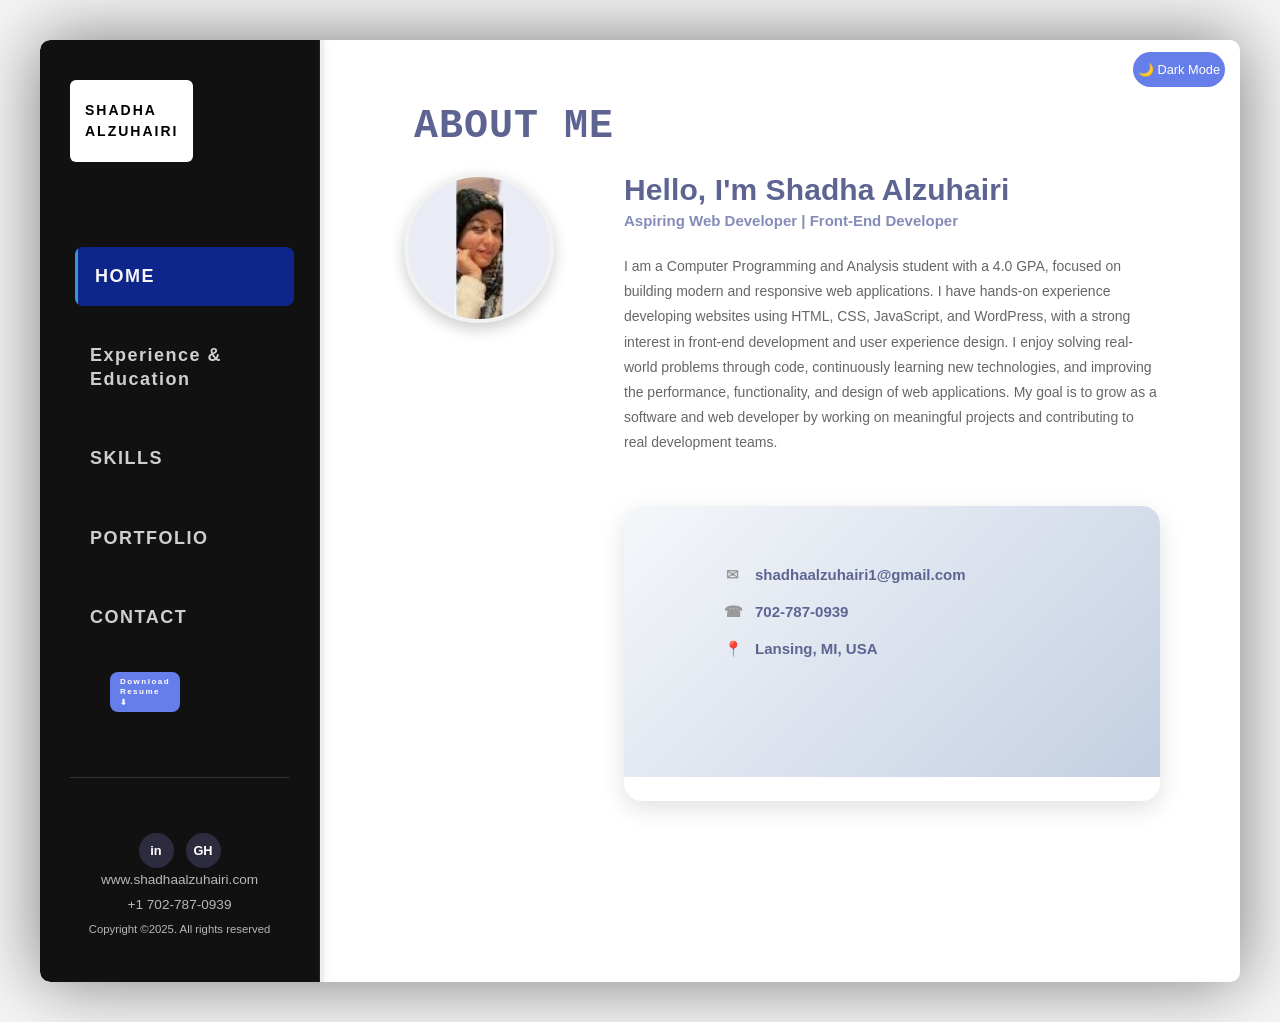
<file: my-resume-main/index.html>
<!DOCTYPE html>
<html lang="en">

<head>
    <meta charset="UTF-8">
    <meta name="viewport" content="width=device-width, initial-scale=1.0">
    <title>Shadha Alzuhairi | Portfolio</title>
    <link rel="stylesheet" href="style.css">
    
</head>

<body>
    
   
    <div class="container">
        <div class="sidebar">
            <div class="logo">
                SHADHA<br>ALZUHAIRI
            </div>

            <nav class="nav">
                <a class="nav-item active" href="index.html">HOME</a>
                <a class="nav-item" href="about.html">Experience & <br>Education</a>
                <a class="nav-item" href="skills.html">SKILLS</a>
                <a class="nav-item" href="portfolio.html">PORTFOLIO</a>
                <a class="nav-item" href="contact.html">CONTACT</a>
                <a href="resume/Shadha Alzuhairi.pdf" download class="nav-item download-resume" id="downloadResume">Download Resume ⬇</a>
                <div id="downloadMessage" class="success-message"></div>
 
            </nav>
              

            <div class="footer">
                <div class="social">
                    <a href="https://www.linkedin.com/in/shadha-alzuhairi-a37467378/" target="_blank" class="social-icon">in</a>
                   <a href="https://github.com/shadha733" target="_blank" class="social-icon">GH</a>
                </div>
                <div class="footer-info">
                    www.shadhaalzuhairi.com<br> +1 702-787-0939<br>
                    <small>Copyright ©2025. All rights reserved</small>
                </div>
            </div>
        </div>

        <div class="main">
            
            <button id="toggleMode" class="dark-toggle">🌙</button>
            <button class="menu-toggle">☰</button>
          
            
            <div class="section-title1">about me</div>

            <div class="profile">
                <div class="photo"><img src="img/img-removebg-preview.png" alt="Me" class="circle-img"></div>

                <div class="info">
                    
                    <h1 class="name">Hello, I'm Shadha Alzuhairi</h1>
                    <div class="position">Aspiring Web Developer | Front-End Developer</div>

                    <p class="description">
                        I am a Computer Programming and Analysis student with a 4.0 GPA, focused on building modern and responsive web applications. I have hands-on experience developing websites using HTML, CSS, JavaScript, and WordPress, with a strong interest in front-end development and user experience design. I enjoy solving real-world problems through code, continuously learning new technologies, and improving the performance, functionality, and design of web applications. My goal is to grow as a software and web developer by working on meaningful projects and contributing to real development teams.
                    <div class="card">
                        <div class="contact">
                            <div class="contact-item">
                                <span class="icon">✉</span>
                                <span>shadhaalzuhairi1@gmail.com</span>
                            </div>
                            <div class="contact-item">
                                <span class="icon">☎</span>
                                <span>702-787-0939</span>
                            </div>
                            <div class="contact-item">
                                <span class="icon">📍</span>
                                <span>Lansing, MI, USA</span>
                            </div>
                        </div>

                        

                    </div>
                </div>
            </div>
        </div>
    </div>
    <script src="https://code.jquery.com/jquery-3.7.1.min.js"></script>
     <script src="script.js"></script>
     
</body>

</html>
</file>
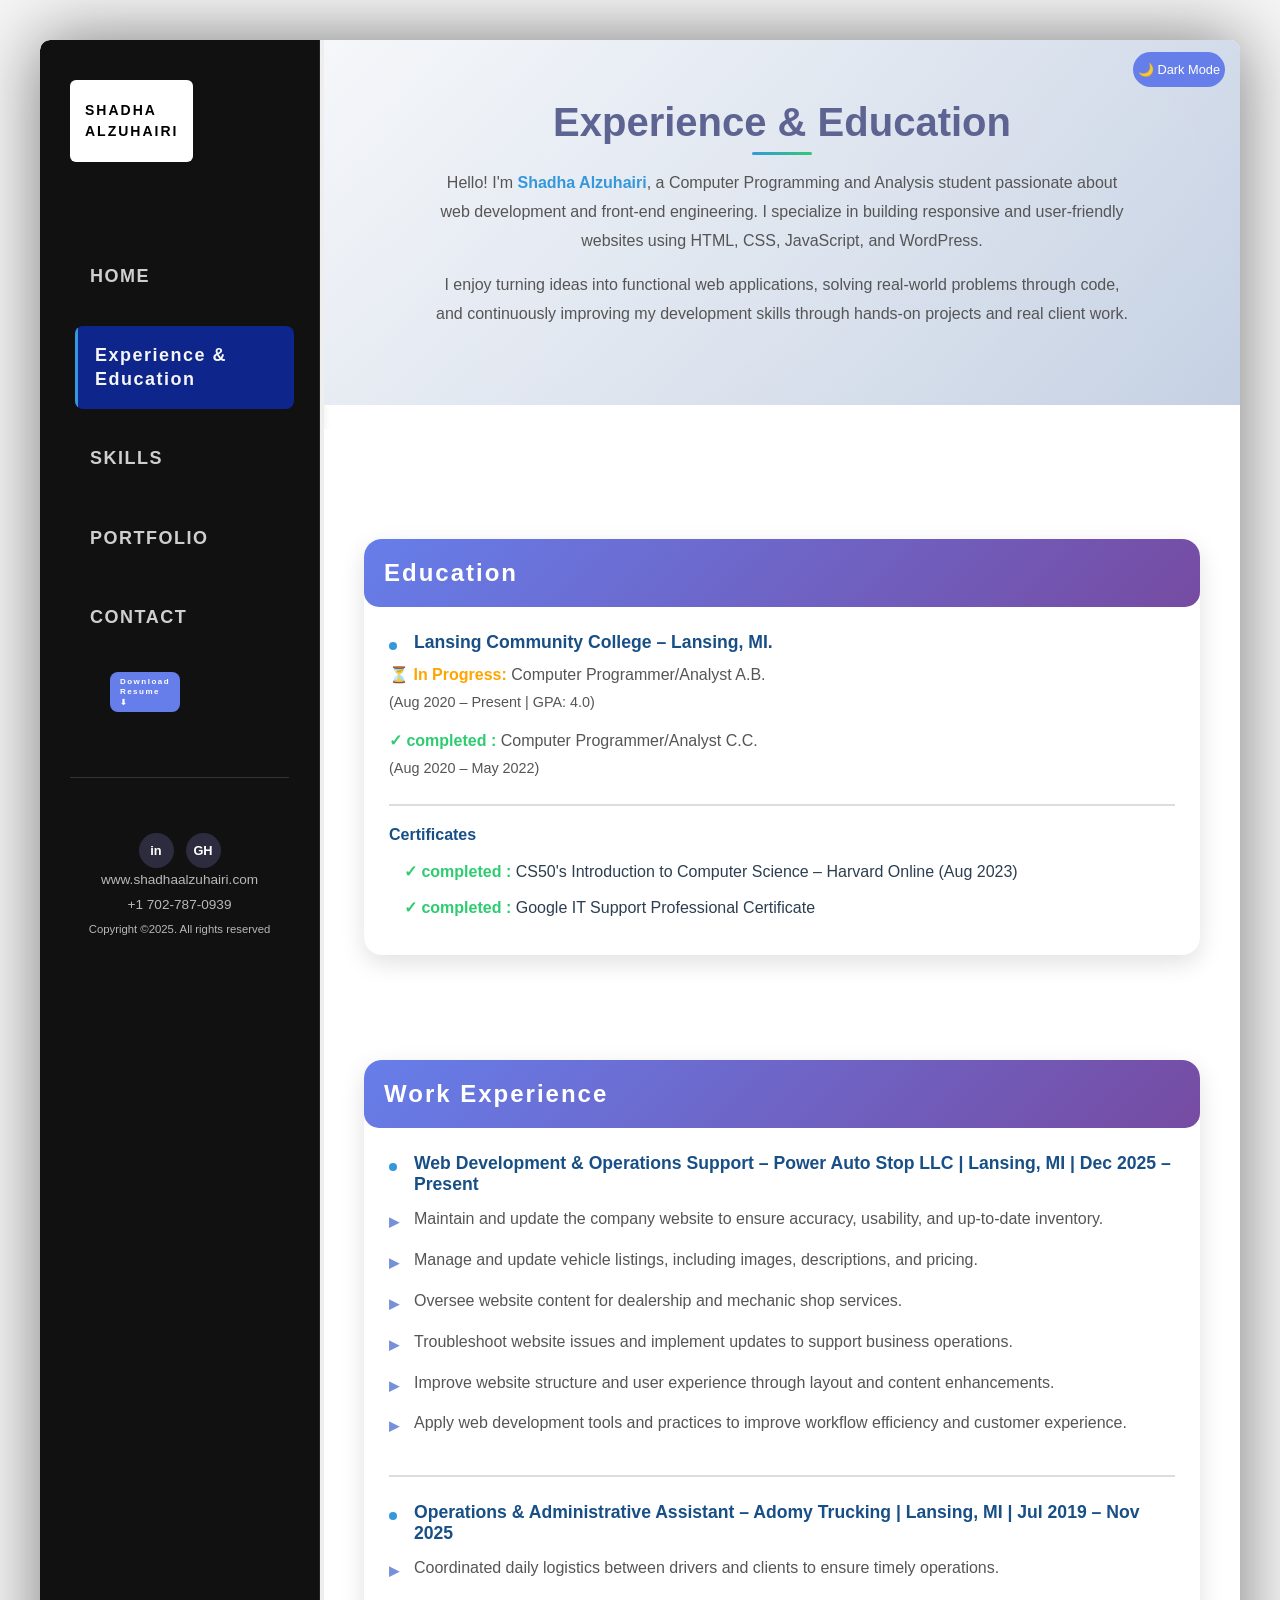
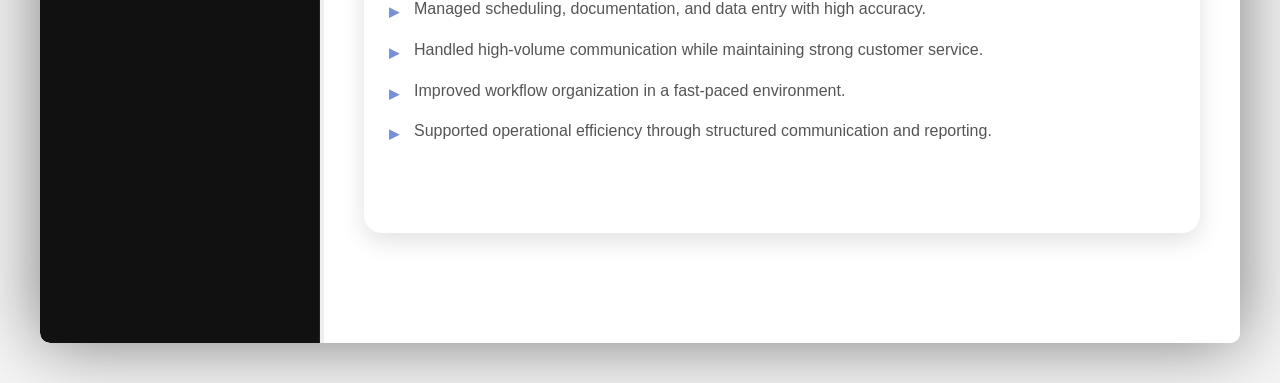
<file: my-resume-main/about.html>
<!DOCTYPE html>
<html lang="en">

<head>
    <meta charset="UTF-8">
    <meta name="viewport" content="width=device-width, initial-scale=1.0">
    <title>
        Experience &<br> Education
    </title>
    <link rel="stylesheet" href="style.css">
    
</head>

<body>
    
    <div class="container">
        <div class="sidebar">
            <div class="logo">
                SHADHA<br>ALZUHAIRI
            </div>

            <nav class="nav">
                <a class="nav-item" href="index.html">HOME</a>
                <a class="nav-item active" href="about.html">Experience &<br> Education</a>
                <a class="nav-item" href="skills.html">SKILLS</a>
                <a class="nav-item" href="portfolio.html">PORTFOLIO</a>
                <a class="nav-item" href="contact.html">CONTACT</a>
                <a href="resume/Shadha Alzuhairi.pdf" download class="nav-item download-resume" id="downloadResume">Download Resume ⬇</a>
                <div id="downloadMessage" class="success-message"></div>
            </nav>
             

                 <div class="footer">
                <div class="social">
                    <a href="https://www.linkedin.com/in/shadha-alzuhairi-a37467378/" target="_blank" class="social-icon">in</a>
                   <a href="https://github.com/shadha733" target="_blank" class="social-icon">GH</a>
                </div>
                <div class="footer-info">
                    www.shadhaalzuhairi.com<br> +1 702-787-0939<br>
                    <small>Copyright ©2025. All rights reserved</small>
                </div>
            </div>
        </div>

        <main>
            <button id="toggleMode" class="dark-toggle">🌙</button>
            <button class="menu-toggle">☰</button>
            <section class="about">
                <h2 class="section-title">Experience & Education</h2>
                <p class="intro-text">Hello! I'm <span class="highlight-name">Shadha Alzuhairi</span>, a Computer Programming and Analysis student passionate about web development and front-end engineering.
        I specialize in building responsive and user-friendly websites using HTML, CSS, JavaScript, and WordPress.</p>
                <p class="intro-text">I enjoy turning ideas into functional web applications, solving real-world problems through code, and continuously improving my development skills through hands-on projects and real client work.</p>
            </section>

            <section class="about-details">

                <!-- EDUCATION CARD -->
                <div class="card education">
                    <div class="header">
                        <h3>Education</h3>
                    </div>
                    <div class="card-content">
                        <div class="timeline-item">
                            <h4>Lansing Community College – Lansing, MI.</h4>
                        </div>
                         <p class="degree current-degree">Computer Programmer/Analyst A.B.</p>
                        <p class="date">(Aug 2020 – Present | GPA: 4.0)</p>

                        <p class="degree finished-degree">Computer Programmer/Analyst C.C.</p>
                        <p class="date">(Aug 2020 – May 2022)</p>

                       

                        <div class="certificates">
                            <h4>Certificates</h4>
                            <p>CS50's Introduction to Computer Science – Harvard Online  (Aug 2023)</p>
                            <p>Google IT Support Professional Certificate</p>
                        </div>
                    </div>
                </div>

                <!-- EXPERIENCE CARD -->
                <div class="card experience">
                    <div class="header">
                        <h3>Work Experience</h3>
                    </div>

                    <div class="card-content">
                        
                        <div class="job">
                        <div class="timeline-item">
                            <h4>Web Development & Operations Support – Power Auto Stop LLC | Lansing, MI | Dec 2025 – Present</h4>
                        </div>

                        <div class="list">
                            <ul >
                                <li>Maintain and update the company website to ensure accuracy, usability, and up-to-date inventory.</li>
                                <li>Manage and update vehicle listings, including images, descriptions, and pricing.</li>
                                <li>Oversee website content for dealership and mechanic shop services.</li>
                                <li>Troubleshoot website issues and implement updates to support business operations.</li>
                                <li>Improve website structure and user experience through layout and content enhancements.</li>
                                <li>Apply web development tools and practices to improve workflow efficiency and customer experience.</li>
                            </ul>
                        </div>
                        </div>
                        
                    
                        <div class="job">
                        <div class="timeline-item">
                            <h4>Operations & Administrative Assistant – Adomy Trucking | Lansing, MI | Jul 2019 – Nov 2025</h4>
                        </div>

                        <div class="list">
                            <ul >
                                <li>Coordinated daily logistics between drivers and clients to ensure timely operations.</li>
                                <li>Managed scheduling, documentation, and data entry with high accuracy.</li>
                                <li>Handled high-volume communication while maintaining strong customer service.</li>
                                <li>Improved workflow organization in a fast-paced environment.</li>
                                <li>Supported operational efficiency through structured communication and reporting.</li>
                            </ul>
                        </div>
                        </div>
                    </div>
                </div>

            </section>

        </main>
        <script src="https://code.jquery.com/jquery-3.7.1.min.js"></script>
        <script src="script.js"></script>
        

</body>

</html>
</file>
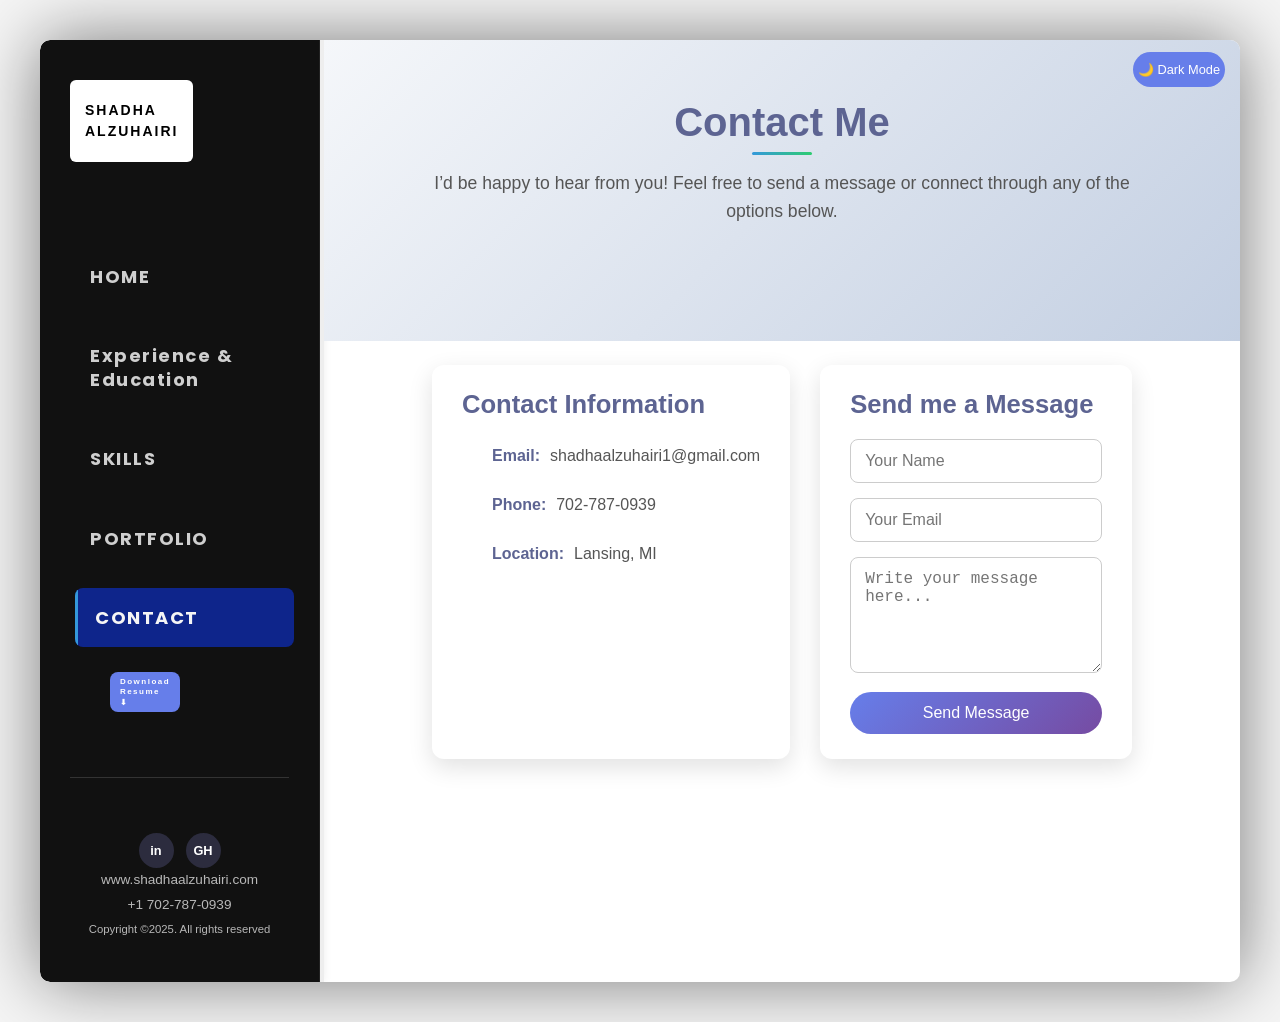
<file: my-resume-main/contact.html>
<!DOCTYPE html>
<html lang="en">

<head>
    <meta charset="UTF-8">
    <meta name="viewport" content="width=device-width, initial-scale=1.0">
    <title>Contact Me - Shadha Alzuhairi</title>
    <link href="https://fonts.googleapis.com/css2?family=Poppins:wght@400;600&display=swap" rel="stylesheet">
    <link rel="stylesheet" href="style.css">
    
</head>

<body>
    
    <div class="container">
        <div class="sidebar">
            <div class="logo">
               SHADHA<br>ALZUHAIRI
            </div>

            <nav class="nav">
                <a class="nav-item" href="index.html">HOME</a>
                <a class="nav-item" href="about.html">Experience & <br>Education</a>
                <a class="nav-item" href="skills.html">SKILLS</a>
                <a class="nav-item" href="portfolio.html">PORTFOLIO</a>
                <a class="nav-item active" href="contact.html">CONTACT</a>
               <a href="resume/Shadha Alzuhairi.pdf" download class="nav-item download-resume" id="downloadResume">Download Resume ⬇</a>
                <div id="downloadMessage" class="success-message"></div>
            </nav>
             

             <div class="footer">
                <div class="social">
                    <a href="https://www.linkedin.com/in/shadha-alzuhairi-a37467378/" target="_blank" class="social-icon">in</a>
                   <a href="https://github.com/shadha733" target="_blank" class="social-icon">GH</a>
                </div>
                <div class="footer-info">
                    www.shadhaalzuhairi.com<br> +1 702-787-0939<br>
                    <small>Copyright ©2025. All rights reserved</small>
                </div>
            </div>
        </div>

        <main >
            <button id="toggleMode" class="dark-toggle">🌙</button>
            <button class="menu-toggle">☰</button>

            <!-- CONTACT HEADER -->
            <section class="contact">
    <h2 class="section-title">Contact Me</h2>
    <p class="contact-subtitle">
        I’d be happy to hear from you! Feel free to send a message or connect through any of the options below.
    </p>
            </section>
    <div class="contact-section">
        <!-- Contact Info -->
        <div class="contact-info">
            <h3>Contact Information</h3>
            <p>
                <i class="fas fa-envelope"></i> <span>Email: </span>shadhaalzuhairi1@gmail.com</p>
            <p><i class="fas fa-phone"></i> <span>Phone: </span>702-787-0939</p>
            <p><i class="fas fa-map-marker-alt"></i> <span>Location: </span> Lansing, MI</p>
        </div>

        <!-- Contact Form -->
        <div class="contact-form">
            <h3>Send me a Message</h3>
            <form id="contactForm" action="https://formspree.io/f/mvzdzbky" method="POST">
                
                <input type="text" name="name" id="name" placeholder="Your Name" >
                <small class="error" id="nameError"></small>
                <input type="email" name="email" id="email" placeholder="Your Email">
                    <small class="error" id="emailError"></small>
                <textarea name="message" id="message" rows="5" placeholder="Write your message here..." ></textarea>
                    <small class="error" id="messageError"></small>
                <button type="submit">Send Message</button>
                 <div id="formSuccess" class="success-message"></div>

            </form>
        </div>
    </div>


        </main>
        <script src="https://code.jquery.com/jquery-3.7.1.min.js"></script>
         <script src="script.js"></script>
        

</body>

</html>
</file>
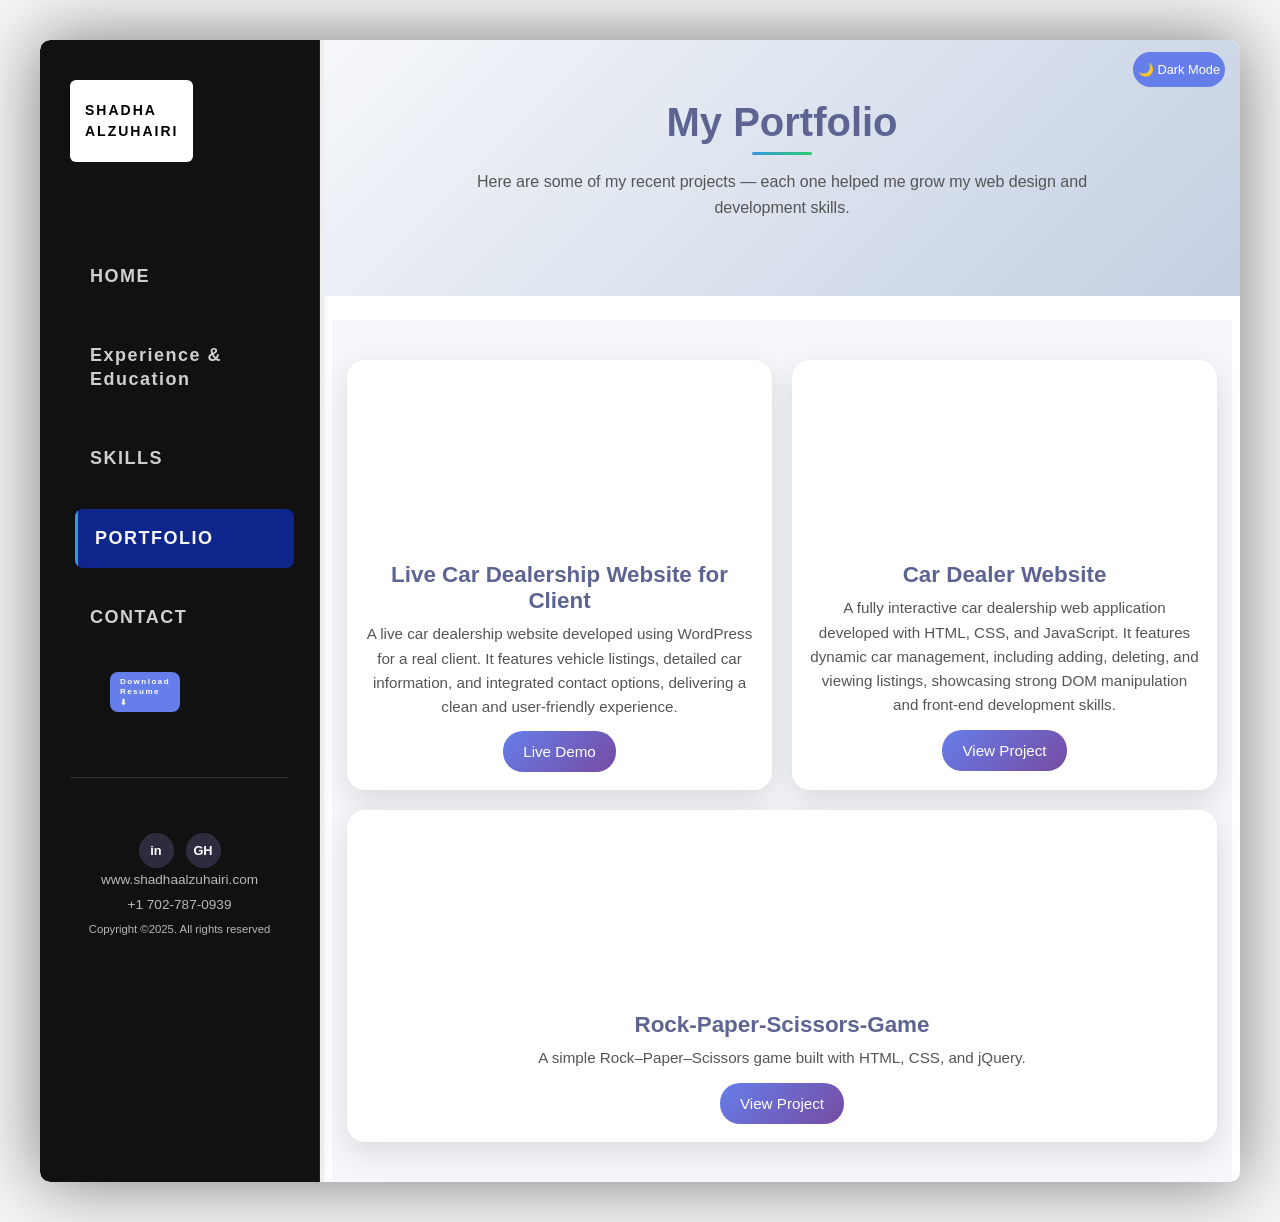
<file: my-resume-main/portfolio.html>
<!DOCTYPE html>
<html lang="en">

<head>
    <meta charset="UTF-8">
    <meta name="viewport" content="width=device-width, initial-scale=1.0">
    <title>Portfolio - Shadha Alzuhairi</title>
    <link rel="stylesheet" href="style.css">
    
</head>

<body>
    
    <div class="container">
        <div class="sidebar">
            <div class="logo">
               SHADHA<br>ALZUHAIRI
            </div>

            <nav class="nav">
                <a class="nav-item" href="index.html">HOME</a>
                <a class="nav-item" href="about.html">Experience & <br>Education</a>
                <a class="nav-item" href="skills.html">SKILLS</a>
                <a class="nav-item active" href="portfolio.html">PORTFOLIO</a>
                <a class="nav-item" href="contact.html">CONTACT</a>
               <a href="resume/Shadha Alzuhairi.pdf" download class="nav-item download-resume" id="downloadResume">Download Resume ⬇</a>
                <div id="downloadMessage" class="success-message"></div>
            </nav>
             
             <div class="footer">
                <div class="social">
                    <a href="https://www.linkedin.com/in/shadha-alzuhairi-a37467378/" target="_blank" class="social-icon">in</a>
                   <a href="https://github.com/shadha733" target="_blank" class="social-icon">GH</a>
                </div>
                <div class="footer-info">
                    www.shadhaalzuhairi.com<br> +1 702-787-0939<br>
                    <small>Copyright ©2025. All rights reserved</small>
                </div>
            </div>
        </div>

        <main>
            <button id="toggleMode" class="dark-toggle">🌙</button>
            <button class="menu-toggle">☰</button>

            <!-- PORTFOLIO HEADER -->
            <section class="portfolio">
                <h2 class="section-title">My Portfolio</h2>
                <p class="portfolio-subtitle">
                    Here are some of my recent projects — each one helped me grow my web design and development skills.
                </p>
            </section>

            
                <!-- PORTFOLIO GALLERY -->
                <section class="portfolio-gallery">

                    <div class="project">
                        <video class="project-video" muted loop playsinline autoplay>
                            <source src="video/wordpress.mp4" type="video/mp4">
</video>

                        <div class="project-content">
                            <h3>Live Car Dealership Website for Client</h3>
                            <p>A live car dealership website developed using WordPress for a real client. It features vehicle listings, detailed car information, and integrated contact options, delivering a clean and user-friendly experience.</p>
                            <a href="https://powerautostopllc.ct.ws/?i=1" class="project-btn" target="_blank">Live Demo</a>
                        </div>
                    </div>



                    <div class="project">
                        <video class="project-video" muted loop playsinline autoplay>
  <source src="video/carwebsite.mp4" type="video/mp4">
</video>

                        <div class="project-content">
                            <h3>Car Dealer Website</h3>
                            <p>A fully interactive car dealership web application developed with HTML, CSS, and JavaScript. It features dynamic car management, including adding, deleting, and viewing listings, showcasing strong DOM manipulation and front-end development skills.</p>
                            <a href="https://github.com/shadha733/Car-website" class="project-btn">View Project</a>
                        </div>
                    </div>


                    <div class="project">
                        <video class="project-video" muted loop playsinline autoplay>
  <source src="video/Rock–Paper–Scissors.mp4" type="video/mp4">
</video>
                        <div class="project-content">
                            <h3>Rock-Paper-Scissors-Game</h3>
                            <p>A simple Rock–Paper–Scissors game built with HTML, CSS, and jQuery.</p>
                            <a href="https://github.com/shadha733/Rock-Paper-Scissors-Game" class="project-btn">View Project</a>
                        </div>
                    </div>


                </section>
            


        </main>
        

<script src="https://code.jquery.com/jquery-3.7.1.min.js"></script>
 <script src="script.js"></script>
       

</body>

</html>
</file>
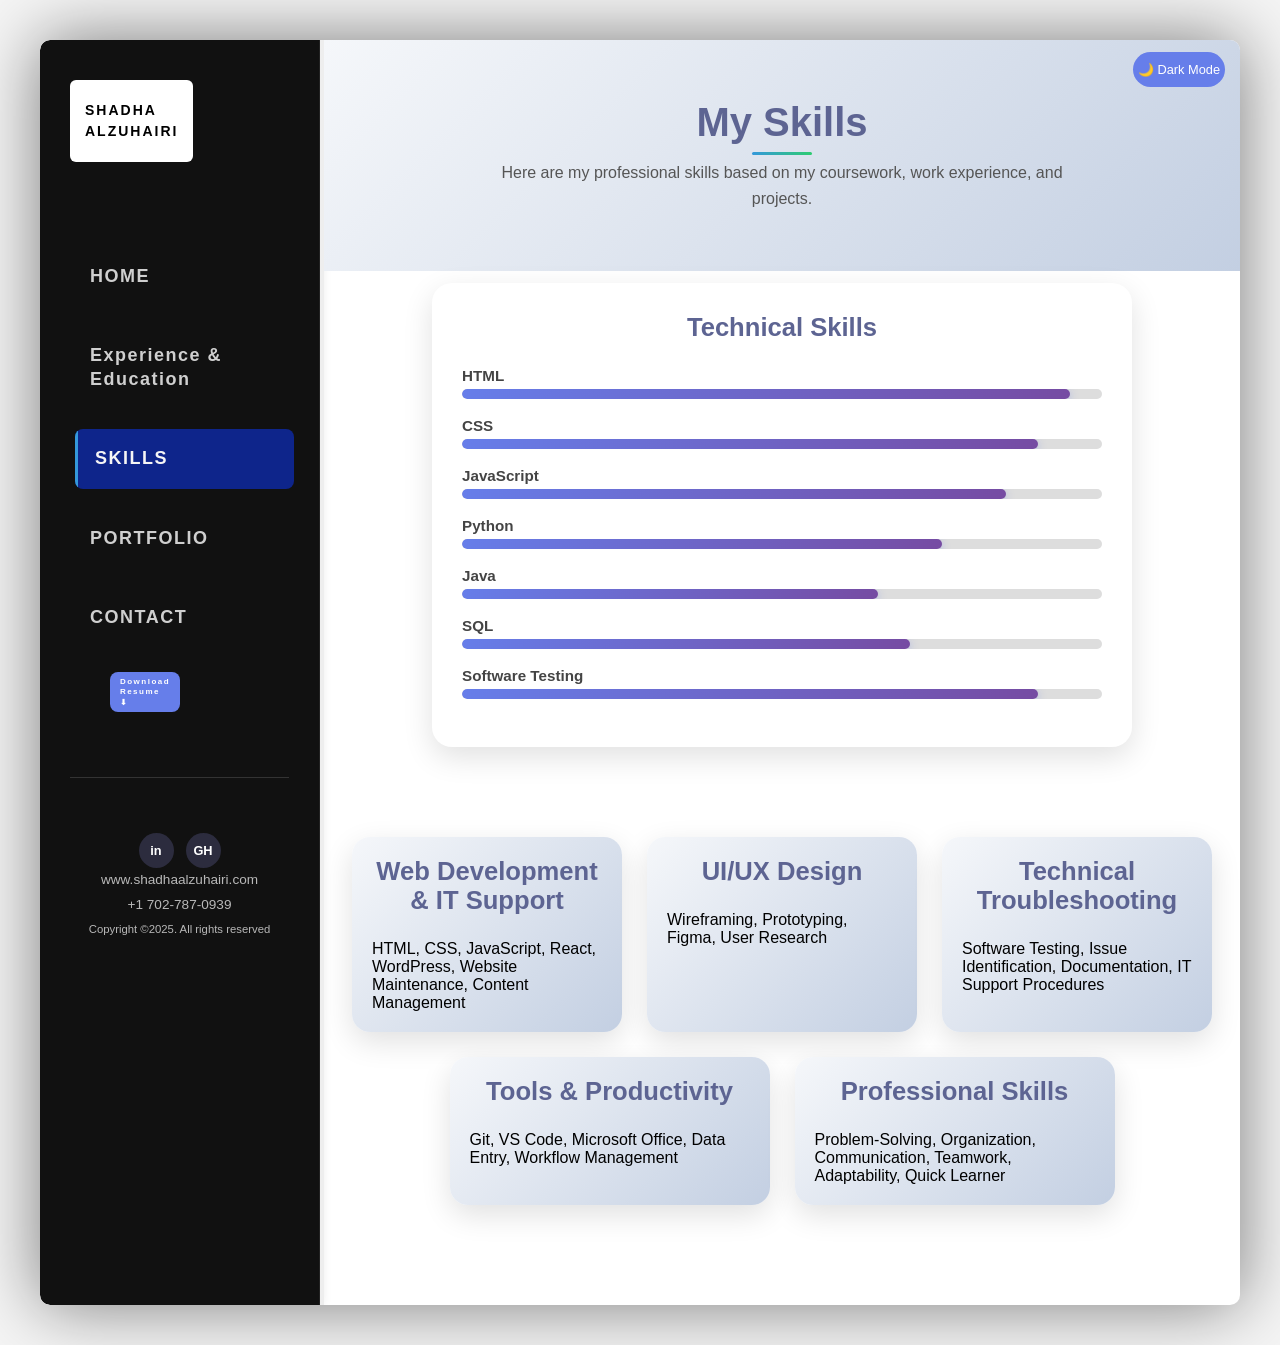
<file: my-resume-main/skills.html>
<!DOCTYPE html>
<html lang="en">
<head>
    <meta charset="UTF-8">
    <meta name="viewport" content="width=device-width, initial-scale=1.0">
    <title>Skills - Shadha Alzuhairi</title>
    <link rel="stylesheet" href="style.css">
    
</head>
<body>
    
    <div class="container">
        <!-- Sidebar -->
        <div class="sidebar">
            <div class="logo">SHADHA<br>ALZUHAIRI</div>
            <nav class="nav">
                <a class="nav-item" href="index.html">HOME</a>
                <a class="nav-item" href="about.html">Experience & <br>Education</a>
                <a class="nav-item active" href="skills.html">SKILLS</a>
                <a class="nav-item" href="portfolio.html">PORTFOLIO</a>
                <a class="nav-item" href="contact.html">CONTACT</a>
                <a href="resume/Shadha Alzuhairi.pdf" download class="nav-item download-resume" id="downloadResume">Download Resume ⬇</a>
                <div id="downloadMessage" class="success-message"></div>
            </nav>
              
             <div class="footer">
                <div class="social">
                    <a href="https://www.linkedin.com/in/shadha-alzuhairi-a37467378/" target="_blank" class="social-icon">in</a>
                   <a href="https://github.com/shadha733" target="_blank" class="social-icon">GH</a>
                </div>
                <div class="footer-info">
                    www.shadhaalzuhairi.com<br> +1 702-787-0939<br>
                    <small>Copyright ©2025. All rights reserved</small>
                </div>
            </div>
        </div>

        <!-- Main content -->
        <main >
            <button id="toggleMode" class="dark-toggle">🌙</button>
            <button class="menu-toggle">☰</button>
            
            <!-- Skills Header -->
<section class="skills-header">
    <h2 class="section-title">My Skills</h2>
    <p class="skills-subtitle">
        Here are my professional skills based on my coursework, work experience, and projects.
    </p>
</section>

<!-- 🔹 Technical Skills (FULL WIDTH) -->
<section class="technical-skills">
    <h3>Technical Skills</h3>

    <div class="skill-bar">
        <span>HTML</span>
        <div class="progress-bar"><div class="progress html"></div></div>
    </div>

    <div class="skill-bar">
        <span>CSS</span>
        <div class="progress-bar"><div class="progress css"></div></div>
    </div>

    <div class="skill-bar">
        <span>JavaScript</span>
        <div class="progress-bar"><div class="progress js"></div></div>
    </div>

    <div class="skill-bar">
        <span>Python</span>
        <div class="progress-bar"><div class="progress python"></div></div>
    </div>

    <div class="skill-bar">
        <span>Java</span>
        <div class="progress-bar"><div class="progress java"></div></div>
    </div>
     <div class="skill-bar">
        <span>SQL</span>
        <div class="progress-bar"><div class="progress sql"></div></div>
    </div>

    <div class="skill-bar">
        <span>Software Testing</span>
        <div class="progress-bar"><div class="progress testing"></div></div>
    </div>
</section>

<!-- 🔹 Other Skills (CARDS GRID) -->
<section class="skills-section">

    <div class="skill">
        <h3>Web Development & IT Support</h3>
        <p>HTML, CSS, JavaScript, React, WordPress, Website Maintenance, Content Management</p>
    </div>

    <div class="skill">
        <h3>UI/UX Design</h3>
        <p>Wireframing, Prototyping, Figma, User Research</p>
    </div>

    <div class="skill">
        <h3>Technical Troubleshooting</h3>
        <p>Software Testing, Issue Identification, Documentation, IT Support Procedures</p>
    </div>

    <div class="skill">
        <h3>Tools & Productivity</h3>
        <p>Git, VS Code, Microsoft Office, Data Entry, Workflow Management</p>
    </div>

    <div class="skill">
        <h3>Professional Skills</h3>
        <p>Problem-Solving, Organization, Communication, Teamwork, Adaptability, Quick Learner</p>
    </div>

</section>
        </main>
    </div>
   <script src="https://code.jquery.com/jquery-3.7.1.min.js"></script>
     <script src="script.js"></script>
        
</body>
</html>
</file>
<file: my-resume-main/style.css>
/* RESET */
    
    * {
        margin: 0;
        padding: 0;
        box-sizing: border-box;
    }
    html {
    scroll-behavior: smooth;
}
    
    body {
        font-family: 'Segoe UI', Tahoma, Geneva, Verdana, sans-serif;
        background-color: #f5f5f5;
 
    }
    body {
    -webkit-font-smoothing: antialiased;
}
    body.no-scroll {
    overflow: hidden;
}
    /* MAIN WRAPPER */
    
    .container {
        max-width: 1200px;
        margin: 40px auto;
        background: white;
        display: flex;
        box-shadow: 0 0 70px rgba(0, 0, 0, 0.50);
        border-radius: 10px;
        overflow: hidden;
    }
    /* SIDEBAR */
    
    .sidebar {
        width: 280px;
        background-color: #111;
        color: white;
        padding: 40px 30px;
        border-right: 1px solid #222;
        /* CLEAN VERTICAL LINE */
        box-shadow: 2px 0 10px rgba(0, 0, 0, 0.1);
       
         transition: transform 0.35s ease-in-out; 
          backdrop-filter: blur(10px);
    
}



    
    /* LOGO */
    
    .logo {
        background-color: white;
        color: black;
        display: inline-block;
        padding: 20px 15px;
        margin-bottom: 40px;
        font-size: 14px;
        letter-spacing: 2px;
        line-height: 1.5;
        font-weight: bold;
        border-radius: 6px;
    }
    /* NAVIGATION */
    
    .nav {
        display: flex;
        flex-direction: column;
        gap: 5px;
        margin-top: 30px;
    }
    
    .nav-item {
        padding: 18px 20px;
        text-decoration: none;
        color: rgba(255, 255, 255, 0.8);
        border-radius: 8px;
        transition: all 0.3s ease;
        position: relative;
        overflow: hidden;
        display: block;
        cursor: pointer;
        margin-top: 15px;
        font-size:  large;
         font-family: 'Poppins', sans-serif;
         font-weight:700;
         letter-spacing: 1.5px;
         line-height: 1.3;
    }
  
    .nav-item::before {
        content: '';
        position: absolute;
        left: 0;
        top: 0;
        height: 100%;
        width: 3px;
        background: #3498db;
        transform: scaleY(0);
        transition: transform 0.3s ease;
    }
    
    .nav-item:hover,
    .nav-item.active {
        background: rgba(255, 255, 255, 0.1);
        background-color: #0e258b;
        color: whitesmoke;
        transform: translateX(5px);
         font-weight: bolder;
    }
    
    .nav-item:hover::before,
    .nav-item.active::before {
        transform: scaleY(1);
    }


/* HAMBURGER */
.menu-toggle {
    display: none;
    font-size: 30px;
    cursor: pointer;
}


    /* FOOTER */
    
    .footer {
        margin-top: auto;
        padding-top: 40px;
        border-top: 1px solid #333;
        text-align: center;
        animation: fadeInUp 0.8s ease;
    }
    
   
    .social {
    display: flex;
    justify-content: center;
    gap: 12px;
    margin-top: 15px;
}

.social-icon {
    display: flex;
    align-items: center;
    justify-content: center;
    width: 35px;
    height: 35px;
    border-radius: 50%;
    background: #2c2c3e;   /* dark circle */
    color: white;
    text-decoration: none;
    font-size: 0.8rem;
    font-weight: bold;
    transition: all 0.3s ease;
}

/* Hover effect 🔥 */
.social-icon:hover {
    background: #667eea;
    transform: translateY(-3px);
    box-shadow: 0 5px 15px rgba(0,0,0,0.3);
}


    
    .footer-info {
        text-align: center;
        font-size: 0.85rem;
        color: rgba(255, 255, 255, 0.7);
        line-height: 1.8;
    }
    /* MAIN CONTENT */
    
    main {
        flex: 1;
        
        border-left: 4px solid #eee;
        /* subtle separation line from layout */
          position: relative; /* REQUIRED for button positioning */
    }
    .main{
        padding: 60px 80px;
        flex: 1;
        border-left: 4px solid #eee;
            position: relative; /* REQUIRED for button positioning */

    }
    /* HEADERS */
    
 
    .section-title::after {
        content: '';
        position: absolute;
        bottom: -10px;
        left: 50%;
        transform: translateX(-50%);
        width: 60px;
        height: 3px;
        background: linear-gradient(90deg, #3498db, #2ecc71);
        border-radius: 2px;
    }
     .section-title1 {
        font-size: 2.5rem;
       
        color: #5d6492;
        position: relative;
       
     display: inline-block;

    letter-spacing: 1px;
    text-transform: uppercase;
    
    
    padding: 4px 10px;
    border-radius: 20px;
   margin-bottom: 20px;
    font-family: 'Courier New', Courier, monospace;
     font-weight: bold;
     animation: fadeInDown 1s ease;
     
    
    }
    
    .intro-text {
        max-width: 700px;
        margin: 0 auto 1rem;
        line-height: 1.8;
        color: #555;
        position: relative;
        animation: fadeInUp 1s ease;
        text-align: center;
         animation: fadeInDown 1s ease;
    }
    
    .highlight-name {
        color: #3498db;
        font-weight: 600;
        position: relative;
    }
    
    
    
    .profile {
        display: flex;
        gap: 40px;
    }
    
    .photo {
        width: 180px;
        height: 240px;
    }
    
    .circle-img {
        width: 150px;
        height: 150px;
        border-radius: 50%;
        border: 4px solid #f2f2f2;
        object-fit: cover;
        background-color: rgb(233, 236, 245);
        /* smooth rectangle corners */
        box-shadow: 0 6px 15px rgba(0, 0, 0, 0.2);
    }
    /* PROFILE LAYOUT */
    
    .info {
        flex: 1;
    }
    
    .greeting {
        font-size: 12px;
        color: #777;
        margin-bottom: 5px;
    }
    
    .name {
        font-size: 30px;
        margin-bottom: 5px;
        letter-spacing: 0.1px;
        font-weight: bold;
        color: #5d6492;
        font-family:Arial, Helvetica, sans-serif;
    }
    
    .position {
        color: #858cba;
        margin-bottom: 25px;
        font-size: 15px;
        font-weight: bold;
    }
    
    .description {
        color: #666;
        line-height: 1.8;
        margin-bottom: 30px;
        font-size: 14px;
    }
    /* CONTACT */
    
    .contact-item {
        display: flex;
        align-items: center;
        gap: 15px;
        margin-bottom: 20px;
        font-size: 15px;
        color: #666;
        font-family: 'tahoma', sans-serif;
         font-weight: bold;
        color: #5d6492;
    }
    
    .icon {
        width: 16px;
        height: 16px;
        color: #999;
    }
    
    .social-links {
        display: flex;
        gap: 15px;
        font-size: 13px;
        color: #666;
    }
    .card{
        
        background: white;
        border-radius: 18px;
        box-shadow: 0 8px 25px rgba(0, 0, 0, 0.12);
        overflow: hidden;
        transition: all 0.4s ease;
        animation: fadeInUp 1s ease;
        margin: 50px 0;
    }
    
    /* --- About Me Section --- -------------------------------------------------------*/
    
    .about {
        
        text-align: center;
        padding: 60px 20px;
        background: linear-gradient(135deg, #f5f7fa 0%, #c3cfe2 100%);
        position: relative;
        overflow: hidden;
        margin-bottom: 1.5rem;
    }
    
    
    
    .about p {
        max-width: 700px;
        margin: 0 auto 1rem;
        line-height: 1.6;
        color: #555;
        animation: fadeInUp 1s ease;
    }
    /* --- Education & Experience Section --- */
    
    .about-details {
        display: grid;
      
         align-items: flex-start;
        padding: 60px 40px;
        background-color: #fff;
        gap: 5px;
    }
    
  
    
    .about-details p {
        color: #555;
        line-height: 1.5;
    }
    
    .about::before {
        content: '';
        position: absolute;
        top: -50%;
        right: -50%;
        width: 200%;
        height: 200%;
        background: radial-gradient(circle, rgba(255, 255, 255, 0.1) 0%, transparent 70%);
        animation: rotate 20s linear infinite;
    }
    
    .card {
        flex: 1 1 300px;
        background: white;
        border-radius: 18px;
        box-shadow: 0 8px 25px rgba(0, 0, 0, 0.12);
        overflow: hidden;
        transition: all 0.4s ease;
        animation: fadeInUp 1s ease;

    }
    
    .card:hover {
        transform: translateY(-8px);
        box-shadow: 0 18px 40px rgba(0, 0, 0, 0.18);
    }
    
    .header {
        background: linear-gradient(135deg, #667eea 0%, #764ba2 100%);
        padding: 20px;
        border-radius: 15px;
    }
    
    .card h3 {
        font-size: 1.5rem;
        letter-spacing: 2px;
        color: white;
    }
    
    .card-content {
        padding: 25px;
    }
    
    .timeline-item h4
    {
        color: #2c3e50;
        margin-bottom: 10px;
        font-size: 1.1rem;
        position: relative;
        padding-left: 25px;
    }
   

    
    .timeline-item h4::before {
    content: '';
    position: absolute;
    left: 0;
    top: 0.8em;
    transform: translateY(-50%);
    width: 8px;
    height: 8px;
    background: #3498db;
    border-radius: 50%;
}
    
    .degree {
        color: #555;
        font-weight: 500;
        margin: 5px 0;
    }
   
    .finished-degree::before {
        content: '✓ completed : ';
       
        color: #2ecc71;
        
        font-weight: bold;
    }
    .current-degree::before {
    content: '⏳ In Progress: ';
    color: orange;
    font-weight: bold;
}
    
    .date {
        color: #888;
        font-size: 0.9rem;
        margin-bottom: 15px;
    }
    
    .certificates {
        margin-top: 25px;
        padding-top: 20px;
       
        border-top: 2px solid #ddd;
    }
    
    .certificates h4 {
        margin-bottom: 15px;
    }
    
    .certificates p {
        color: #2c3e50;
        line-height: 1.6;
        margin-bottom: 10px;
        padding-left: 15px;
        position: relative;
    }
    
    .certificates p::before {
        content: '✓ completed : ';
       
        color: #2ecc71;
        font-weight: bold;
    }
    
    .list ul {
        padding-left: 0;
    }
    
    .list ul li {
        position: relative;
        /* ✅ REQUIRED for ::before */
        list-style: none;
        line-height: 1.8;
        margin-bottom: 12px;
        padding-left: 25px;
        color: #555;
    }
    
    .list li::before {
        content: '▸';
        position: absolute;
        left: 0;
        top: 0;
        color: #7690da;
        font-size: 1.2rem;
        font-weight: bold;
    }
    
    .about p,
    .text p,
    .list li {
        line-height: 1.8;
    }
    .job {
    padding-bottom: 25px;
    margin-bottom: 25px;
    border-bottom: 2px solid #ddd;;
}

.job:last-child {
    border-bottom: none; /* remove last line */
}
.timeline-item h4 {
    color: #184f86;
}
.certificates h4 {
    color: #184f86;}

   
   
    /* --- Animations --- */
    
    @keyframes fadeIn {
        from {
            opacity: 0;
        }
        to {
            opacity: 1;
        }
    }
    
    @keyframes fadeInUp {
        from {
            opacity: 0;
            transform: translateY(30px);
        }
        to {
            opacity: 1;
            transform: translateY(0);
        }
    }
    
    @keyframes fadeInDown {
        from {
            opacity: 0;
            transform: translateY(-30px);
        }
        to {
            opacity: 1;
            transform: translateY(0);
        }
    }
    
    @keyframes slideInLeft {
        from {
            opacity: 0;
            transform: translateX(-50px);
        }
        to {
            opacity: 1;
            transform: translateX(0);
        }
    }
    
    @keyframes rotate {
        from {
            transform: rotate(0deg);
        }
        to {
            transform: rotate(360deg);
        }
    }
    /* --- Contact Page --- */
    /* ===============================
   CONTACT HEADER
================================ */

.contact {

      
        text-align: center;
         padding: 60px 100px 100px;
        background: linear-gradient(135deg, #f5f7fa 0%, #c3cfe2 100%);
        position: relative;
        overflow: hidden;
        margin-bottom: 1.5rem;
    }
    

    .contact-subtitle {
        max-width: 700px;
        margin: 0 auto 1rem;
        line-height: 1.6;
        color: #555;
        animation: fadeInUp 1s ease;
        font-size: 1.1rem;
    }


  

/* ----------------- Contact Section ----------------- */
.contact-section {
    display: flex;
    flex-wrap: wrap;
    gap: 30px;
    justify-content: center;
    max-width: 700px;
    margin: 0 auto;
     padding-bottom: 80px;

    
}

.contact-info, .contact-form {
    background: white;
    flex: 1 1 300px;
    padding: 25px 30px;
    border-radius: 12px;
    box-shadow: 0 8px 25px rgba(0,0,0,0.12);
    transition: transform 0.3s, box-shadow 0.3s;
}

.contact-info:hover, .contact-form:hover {
    transform: translateY(-3px);
    box-shadow: 0 12px 35px rgba(0,0,0,0.18);
}

.contact-info h3, .contact-form h3 {
    color: #5d6492;
    margin-bottom: 20px;
    font-size: 1.6rem;
}

.contact-info p {
    display: flex;          /* align icon + text horizontally */
    align-items: center;    /* vertically center icon and text */
    gap: 10px;              /* spacing between icon and text */
    margin-bottom: 12px;    /* spacing between items */
    color: #555;
    line-height: 1.5;       /* consistent line-height */
    margin: 25px 0;
}

.contact-info i {
    color: #667eea;
    min-width: 20px;        /* same width for all icons */
    font-size: 1.2rem;      /* adjust size */
    line-height: 1;         /* remove extra space */
    display: inline-block;  /* ensure proper alignment */
    vertical-align: middle; /* fixes weird vertical shift */
}
.contact-info span {
    font-weight: 600;
   color: #5d6492; 
    
}

/* ----------------- Form Styles ----------------- */
.contact-form input,
.contact-form textarea {
    width: 100%;
    padding: 12px 14px;
    margin-bottom: 15px;
    border-radius: 8px;
    border: 1px solid #ccc;
    font-size: 1rem;
}

.contact-form input:focus,
.contact-form textarea:focus {
    border-color: #5d6492;
    outline: none;
    box-shadow: 0 0 0 3px rgba(102,126,234,0.2);
}

.contact-form button {
    width: 100%;
    padding: 12px 0;
    background: linear-gradient(135deg, #667eea, #764ba2);
    color: white;
    border: none;
    border-radius: 25px;
    font-size: 1rem;
    cursor: pointer;
    transition: all 0.3s;
}

.contact-form button:hover {
    transform: translateY(-2px);
    box-shadow: 0 8px 20px rgba(0,0,0,0.3);
}


    /* --- Portfolio Page --- --------------------------*/
    /* ===============================
   PORTFOLIO HEADER
================================ */
    
    .portfolio {
        width: 100%;
        text-align: center;
        padding: 60px 20px;
        background: linear-gradient(135deg, #f5f7fa 0%, #c3cfe2 100%);
        position: relative;
        overflow: hidden;
        margin-bottom: 1.5rem;
    }
    
    .section-title {
        font-size: 2.5rem;
        margin-bottom: 1.5rem;
        color: #5d6492;
        position: relative;
         display: block; /* IMPORTANT */
         font-family: 'Lucida Sans', 'Lucida Sans Regular', 'Lucida Grande', 'Lucida Sans Unicode', Geneva, Verdana, sans-serif;
    
    }
   
    
    .section-title::after {
       
    content: '';
    display: block;
    margin: 10px auto 0;
    width: 60px;
    height: 3px;
    background: linear-gradient(90deg, #3498db, #2ecc71);
    border-radius: 2px;
}
    
    
    .portfolio-subtitle {
        max-width: 700px;
        margin: 0 auto 1rem;
        line-height: 1.6;
        color: #555;
        animation: fadeInUp 1s ease;
    }
    /* ===============================
   PORTFOLIO GRID
================================ */
    
    .portfolio-gallery {
        max-width: 900px;
        margin: 0 auto;
        padding: 40px 15px;
        display: flex;
        flex-wrap: wrap;
       justify-content: center;
        gap: 20px;
        background: #f5f7fa;
    }
    /* ===============================
   PROJECT CARD
================================ */
    
    .project {
        background: #fff;
        border-radius: 18px;
        box-shadow: 0 10px 30px rgba(0, 0, 0, 0.12);
        overflow: hidden;
        transition: all 0.3s ease;
         flex: 1 1 280px;               /* responsive */
       
    }
    
    .project:hover {
        transform: translateY(-8px);
        box-shadow: 0 18px 40px rgba(0, 0, 0, 0.12);
    }
    /* Dark overlay effect */
    
    .project::before {
        content: "";
        position: absolute;
        inset: 0;
        background: rgba(0, 0, 0, 0.20);
        opacity: 0;
        transition: opacity 0.3s ease;
        pointer-events: none;
    }
    
    .project:hover::before {
        opacity: 1;
    }
    
    
    .project img,
.project video {
    width: 100%;
    height: 180px;                 /* 🔥 smaller height */
    object-fit: cover;
}
    
    .project-content {
         padding: 18px;                 /* 🔥 smaller padding */
    text-align: center;
        justify-content: space-between;
    }
    
    .project h3 {
        font-size: 1.4rem;
        margin-bottom: 8px;
        color: #5d6492;
    
    
    }
    
    .project p {
        font-size: 0.95rem;
        color: #555;
        line-height: 1.6;
        margin-bottom: 12px;
    }
    /* ===============================
   PROJECT BUTTON
================================ */
    
    .project-btn {
        display: inline-block; 
        padding: 12px 20px;
        border-radius: 20px;
        background: linear-gradient(135deg, #667eea, #764ba2);
        color: white;
        text-decoration: none;
        font-size: 0.95rem;
        transition: all 0.3s ease;
        cursor: pointer;
         width: fit-content;        /* 🔥 prevents stretching */
           margin: 0 auto;
    }
    
    .project-btn:hover {
        transform: translateY(-2px);
        box-shadow: 0 10px 22px rgba(0, 0, 0, 0.25);
    }
   
   
   

/* ----------------- Skills Page ----------------- */

/* Section header */
.skills-header {
    text-align: center;
    padding: 60px 20px;
    background: linear-gradient(135deg, #f5f7fa 0%, #c3cfe2 100%);
    margin-bottom: 2rem;
}

.skills-header .section-title {
    font-size: 2.5rem;
    color: #5d6492;
    margin-bottom: 15px;
    display: block;
    position: relative;
}

.skills-header .section-title::after {
    content: '';
    position: absolute;
    bottom: -10px;
    left: 50%;
    transform: translateX(-50%);
    width: 60px;
    height: 3px;
    background: linear-gradient(90deg, #3498db, #2ecc71);
    border-radius: 2px;
}

.skills-header .skills-subtitle {
    color: #555;
    max-width: 600px;
    margin: 0 auto;
    line-height: 1.6;
}


/* Skill Card */
.skill {
    max-width: 100%;
    flex: 1 1 250px;
    min-width: 250px;
    max-width: 320px;
    padding: 20px;
    border-radius: 18px;
    box-shadow: 0 10px 30px rgba(0,0,0,0.12);
    text-align: left;
    transition: transform 0.3s, box-shadow 0.3s;
    background: linear-gradient(135deg, #f5f7fa 0%, #c3cfe2 100%);
}

.skill:hover {
    transform: translateY(-6px);
    box-shadow: 0 18px 40px rgba(0,0,0,0.15);
}

/* Title */
.skill h3 {
   text-align: center;
    color: #5d6492;
    font-size: 1.6rem;
    margin-bottom: 25px;
}


/* ===== SKILL BARS ===== */

.skill-bar {
    margin-bottom: 18px;
}

.skill-bar span {
    display: block;
    font-size: 0.95rem;
    font-weight: 600;
    color: #444;
    margin-bottom: 5px;
}
/* ===== TECHNICAL SKILLS FULL WIDTH ===== */

.technical-skills {
    max-width: 700px;
    margin: 0 auto 50px;
    padding: 30px;
    background: white;
    border-radius: 20px;
    box-shadow: 0 10px 30px rgba(0,0,0,0.12);
     margin-top: -20px;
}

.technical-skills h3 {
    text-align: center;
    color: #5d6492;
    font-size: 1.6rem;
    margin-bottom: 25px;
}

/* Bar background */
.progress-bar {
    width: 100%;
    height: 10px;
    background: #ddd;
    border-radius: 20px;
    overflow: hidden;
}

/* Animated fill */
.progress {
    height: 100%;
    width: 0; /* start empty */
    border-radius: 20px;
    background: linear-gradient(135deg, #667eea, #764ba2);
    transition: width 1.5s ease;
    box-shadow: 0 2px 8px rgba(102,126,234,0.4);
}

/* ===== TECHNICAL SKILLS FULL WIDTH ===== */
.technical-skills.show .progress.html { width: 95%; }
.technical-skills.show .progress.css { width: 90%; }
.technical-skills.show .progress.js { width: 85%; }
.technical-skills.show .progress.python { width: 75%; }
.technical-skills.show .progress.java { width: 65%; }
.technical-skills.show .progress.testing { width: 90%; }
.technical-skills.show .progress.sql { width: 75%;}

.skills-section { 
    display: flex; 
    flex-wrap: wrap; 
    justify-content: center; 
    gap: 25px; 
    padding: 40px 20px; 
    max-width: 900px;
    margin: 0 auto 60px;
}



/* Responsive */
/* ----------------- Responsive ----------------- */

 /* ===============================
   MOBILE RESPONSIVE FIXES
================================ */
    
  /* ===============================
   RESPONSIVE DESIGN (CLEAN)
================================ */

/* ===== TABLET (≤ 900px) ===== */
@media (max-width: 900px) {

    .container {
        flex-direction: column;
        margin: 0;
        border-radius: 0;
    }

   
    .main {
        padding: 50px 25px;
        border-left: none;
    }

    .about-details {
        grid-template-columns: 1fr;
        padding: 40px 20px;
    }

    .portfolio-gallery {
        padding: 30px 15px;
    }
    
    

}


/* ===== MOBILE (≤ 768px) ===== */
@media (max-width: 768px) {

    /* MENU BUTTON */
    .menu-toggle {
        display: block;
        position: fixed;
        top: 12px;
        left: 12px;
        z-index: 10000;
        background: #667eea;
        color: white;
        border: none;
        padding: 6px 10px;
        border-radius: 6px;
         font-size: 0.9rem; /* smaller */

       
    }
    .dark-toggle {
        position: fixed;
        top: 15px;
        right: 12px;
        font-size: 0.65rem;
        padding: 5px 8px;
         width: auto;
        height: auto;
         line-height: 1;

        border-radius: 6px;

        z-index: 10001;
         cursor: pointer;
        
    }

    /* SIDEBAR (SLIDE MENU) */
    .sidebar {
        position: fixed;
        top: 0;
        left: 0;
        height: 100vh;
        width: 260px;
        transform: translateX(-100%);
        transition: transform 0.3s ease;
        z-index: 9999;
          overflow-y: auto;
       
    }

    .sidebar.active {
        transform: translateX(0);
    }

    /* MAIN */
    .main {
        padding: 90px 15px 40px;
    }

    /* PROFILE */
    .profile {
        flex-direction: column;
        align-items: center;
        text-align: center;
        gap: 20px;
    }

    .photo {
        width: 130px;
    }

    .circle-img {
        width: 120px;
        height: 120px;
    }

    /* TEXT */
    .name {
        font-size: 22px;
        line-height: 1.3;
    }

    .position {
        font-size: 14px;
    }

    .description {
        font-size: 13.5px;
        padding: 0 10px;
    }

    /* CARDS */
    .card {
        margin: 25px 0px;
        border-radius: 14px;
    }

    .contact {
        padding: 20px 10px;
    }

    .contact-item {
        font-size: 14px;
        justify-content: center;
    }

    /* TITLES */
    .section-title,
    .section-title1 {
        font-size: 1.6rem;
        text-align: center;
    }

    /* LOGO */
    .logo {
        font-size: 12px;
        padding: 10px;
        margin-top: 50px;
    }

    /* EXPERIENCE PAGE */
    .about {
        padding: 50px 15px;
    }

    .intro-text {
        font-size: 14px;
        padding: 0 10px;
    }

    .about-details {
        padding: 30px 15px;
        gap: 20px;
    }

    .card-content {
        padding: 18px;
    }

    .timeline-item h4 {
        font-size: 1rem;
        line-height: 1.4;
    }

    .list li {
        font-size: 14px;
    }

    .date {
        font-size: 13px;
    }

    /* SKILLS */
    .skills-section {
        flex-direction: column;
        align-items: center;
        padding: 20px;
    }

    /* CONTACT PAGE */
    .contact-section {
        flex-direction: column;
    }
    .header {
    padding: 15px;            /* smaller header */
}

.card-content {
    padding: 18px;            /* tighter */
}
}


/* ===== SMALL PHONES (≤ 480px) ===== */
@media (max-width: 480px) {

    .name {
        font-size: 20px;
    }

    .section-title {
        font-size: 1.5rem;
    }

    .project img,
    .project video {
        height: 160px;
    }
   
}
.dark-toggle {
    position: absolute;   
    top: 12px;
    right: 15px;
    z-index: 10001;

    background: #667eea;
    color: white;
    border: none;
    padding: 10px 5px;
    border-radius: 50px;
    cursor: pointer;
    font-size: 0.8rem;
    transition: all 0.3s ease;
}
.dark-toggle:hover {
    background: #2c0ba1;
    transform: translateY(-2px) scale(1.05);
}
/**************** 🌙 DARK MODE ***************/
/* 🌙 GLOBAL DARK MODE */
body.dark {
    background-color: #0f172a;   /* deep navy instead of pure black */
    color: #e2e8f0;
}

/* MAIN CONTAINER */
body.dark .container {
    background: #111827;
    box-shadow: 0 0 40px rgba(0,0,0,0.7);
}

/* SIDEBAR */
body.dark .sidebar {
    background-color: #020617;
    border-right: 1px solid #1e293b;
}

/* LOGO */
body.dark .logo {
    background: #1e293b;
    color: #fff;
}

/* NAV LINKS */
body.dark .nav-item {
    color: rgba(255,255,255,0.7);
}

body.dark .nav-item:hover,
body.dark .nav-item.active {
    background-color: #1d4ed8;
    color: white;
}

/* HEADER / TITLES */
body.dark .section-title,
body.dark .section-title1,
body.dark .name {
    color: #e2e8f0;
}

/* TEXT */
body.dark p,
body.dark .description,
body.dark .intro-text {
    color: #94a3b8;
}

/* CARDS (Experience / Education / Skills) */
body.dark .card {
    background: #1e293b;
    box-shadow: 0 8px 30px rgba(0,0,0,0.6);
}

/* CARD HEADER (keeps gradient but darker feel) */
body.dark .header {
    background: linear-gradient(135deg, #4f46e5, #7c3aed);
}

/* TIMELINE / EXPERIENCE */
body.dark .timeline-item h4 {
    color: #e2e8f0;
}

body.dark .degree,
body.dark .date {
    color: #94a3b8;
}

/* ABOUT / SECTIONS BACKGROUND */
body.dark .about,
body.dark .portfolio,
body.dark .contact,
body.dark .skills-header {
    background: linear-gradient(135deg, #0f172a, #1e293b);
}

/* CONTACT BOX */
body.dark .contact-info,
body.dark .contact-form {
    background: #1e293b;
    color: #e2e8f0;
}

/* INPUTS */
body.dark input,
body.dark textarea {
    background: #0f172a;
    color: #e2e8f0;
    border: 1px solid #334155;
}

/* PROJECT CARDS */
body.dark .project {
    background: #1e293b;
}

body.dark .project h3 {
    color: #e2e8f0;
}

body.dark .project p {
    color: #94a3b8;
}

/* SKILLS */
body.dark .technical-skills {
    background: #1e293b;
}
.nav-item.download-resume{
    margin: 40px;
    align-items: center;
    
     border: none;
    border-radius: 8px;
    
    transform: translateY(-50%);

    width: 70px;
    height: 40px;

    background: #667eea;
    color: white;

    border: none;
    border-radius: 8px;

    font-size: 0.5rem;

    display: flex;
    align-items: center;
    justify-content: center;
    font-family:'Lucida Sans', 'Lucida Sans Regular', 'Lucida Grande', 'Lucida Sans Unicode', Geneva, Verdana, sans-serif;

    
}
#downloadResume:hover {
    background: #2c0ba1;   /* darker blue */
     transform: translateY(-50%) scale(1.1) rotate(5deg);  /* keep center + grow */
    box-shadow: 0 8px 20px rgba(0,0,0,0.3);
    transition: all 0.3s ease;
}
</file>
